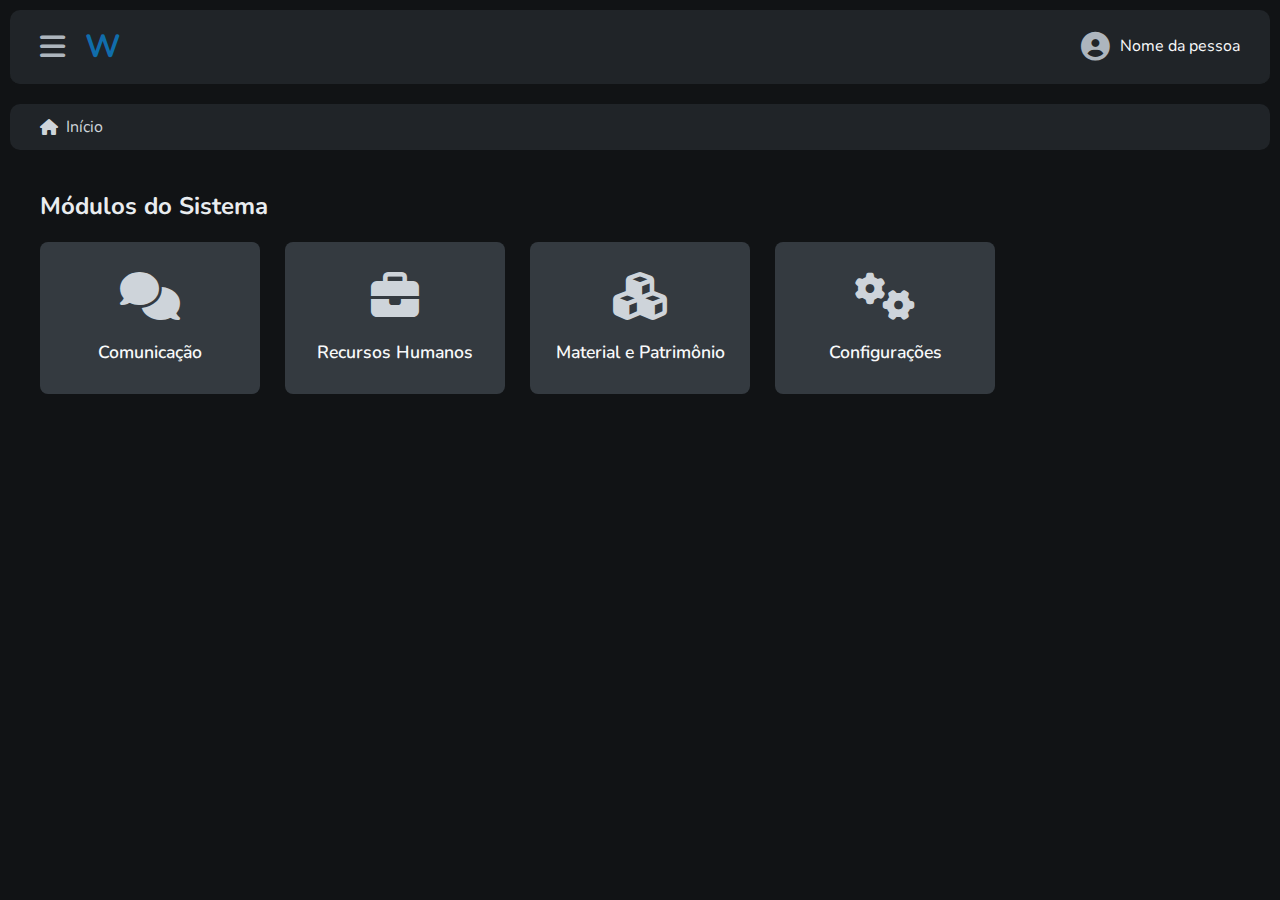
<file: index.html>
<!DOCTYPE html>
<html lang="pt-br">

<head>
    <meta charset="UTF-8">
    <meta name="viewport" content="width=device-width, initial-scale=1.0">
    <title>WeGIA - Início</title>
    <link rel="stylesheet" href="css/style.css">
    <link rel="stylesheet" href="https://cdnjs.cloudflare.com/ajax/libs/font-awesome/6.5.2/css/all.min.css">
    <link href="https://fonts.googleapis.com/css2?family=Nunito:wght@400;600;700&display=swap" rel="stylesheet">
    <script src="./js/script.js" defer></script>
</head>

<body>
    <div class="container">
        <header class="top-nav">
            <div class="logo"><i class="fas fa-bars menu-toggle"></i>W</div>
            <nav class="sidebar-nav">
                <a href="index.html" title="Dashboard"><i class="fas fa-home"></i></a>
                <a href="comunicacao.html" title="Comunicação"><i class="fas fa-comment-dots"></i></a>
                <a href="#" title="Agenda"><i class="fas fa-calendar-alt"></i></a>
            </nav>
            <div class="user-info">
                <i class="fas fa-user-circle"></i>
                <span>Nome da pessoa</span>
            </div>
        </header>
        <div class="breadcrumbs">
            <i class="fas fa-home icon-sm"></i> Início
        </div>

        <main class="main-content">

            <h2>Módulos do Sistema</h2>
            <section class="dashboard-grid">
                <a href="comunicacao.html" class="card">
                    <i class="fas fa-comments"></i>
                    <p>Comunicação</p>
                </a>
                <a href="#" class="card">
                    <i class="fas fa-briefcase"></i>
                    <p>Recursos Humanos</p>
                </a>
                <a href="#" class="card">
                    <i class="fas fa-cubes"></i>
                    <p>Material e Patrimônio</p>
                </a>
                <a href="#" class="card">
                    <i class="fas fa-cogs"></i>
                    <p>Configurações</p>
                </a>
            </section>
        </main>
    </div>
</body>

</html>
</file>
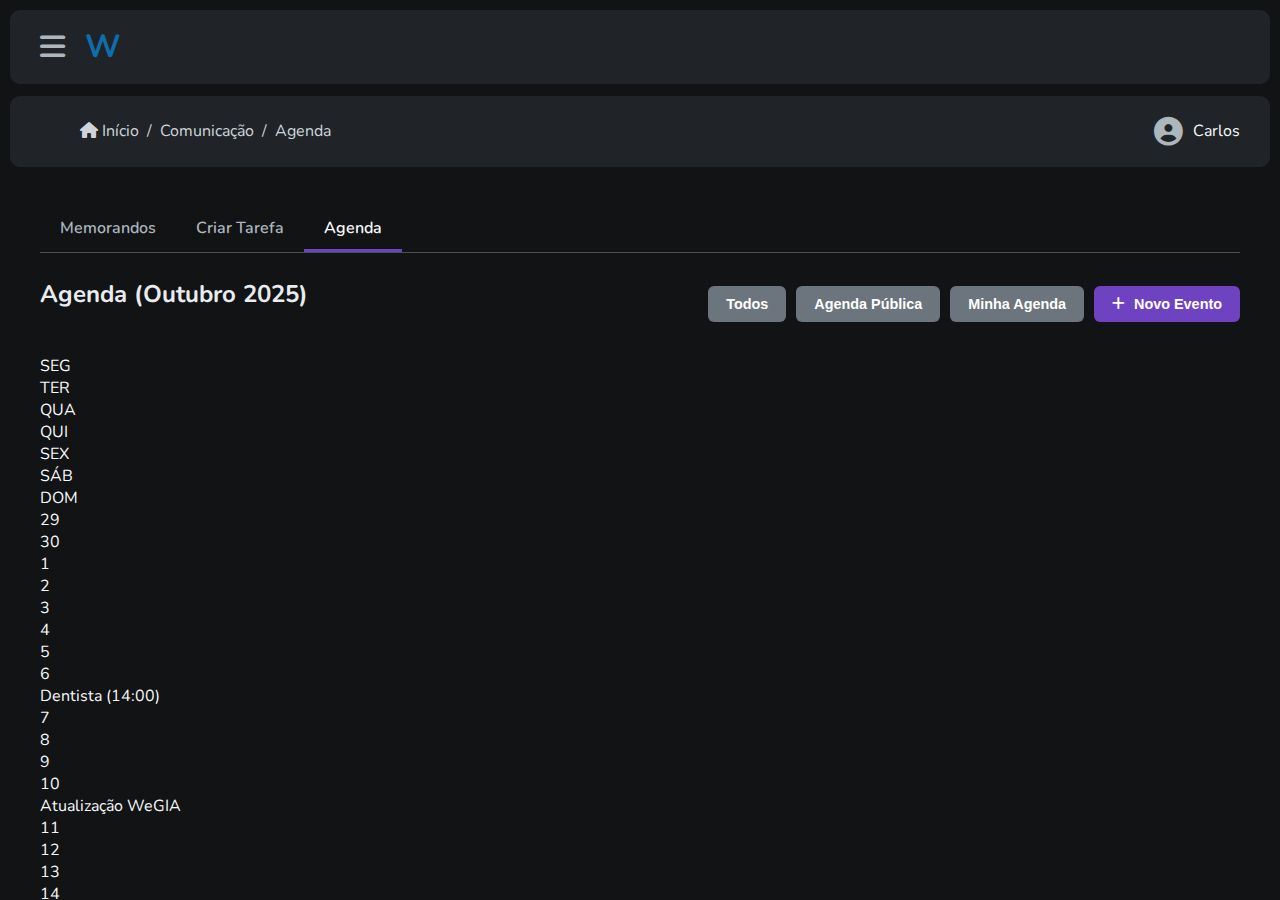
<file: agenda.html>
<!DOCTYPE html>
<html lang="pt-br">

<head>
    <meta charset="UTF-8">
    <meta name="viewport" content="width=device-width, initial-scale=1.0">
    <title>Agenda - WeGIA</title>
    <link rel="stylesheet" href="css/style.css">
    <link rel="stylesheet" href="https://cdnjs.cloudflare.com/ajax/libs/font-awesome/6.5.2/css/all.min.css">
    <link href="https://fonts.googleapis.com/css2?family=Nunito:wght@400;600;700&display=swap" rel="stylesheet">
    <script src="js/script.js" defer></script>
</head>

<body>
    <div class="container">
        <header class="top-nav">
            <div class="logo"><i class="fas fa-bars menu-toggle"></i>W</div>
            <nav class="sidebar-nav">
                <a href="index.html" title="Dashboard"><i class="fas fa-home"></i></a>
                <a href="comunicacao.html" title="Comunicação"><i class="fas fa-comment-dots"></i></a>
                <a href="chat.html" title="Chat"><i class="fas fa-comments"></i></a>
                <a href="agenda.html" title="Agenda"><i class="fas fa-calendar-alt"></i></a>
            </nav>
        </header>
        <div class="top-nav-second">
            <div class="breadcrumbs">
                <a href="index.html"><i class="fas fa-home icon-sm"></i> Início</a> / 
                <a href="comunicacao.html">Comunicação</a> / 
                <span>Agenda</span>
            </div>
            <div class="user-info">
                <i class="fas fa-user-circle"></i>
                <span>Carlos</span>
            </div>
        </div>

        <main class="main-content">
            
            <nav class="sub-nav">
                <a href="comunicacao.html">Memorandos</a>
                <a href="mural_tarefas.html">Criar Tarefa</a>
                <a href="agenda.html" class="active">Agenda</a> </nav>

            <div class="content-header">
                <h2>Agenda (Outubro 2025)</h2>
                <div class="actions">
                    <button id="btn-cal-all" class="btn-secondary active">Todos</button>
                    <button id="btn-cal-public" class="btn-secondary">Agenda Pública</button>
                    <button id="btn-cal-private" class="btn-secondary">Minha Agenda</button>
                    <button id="open-new-event-modal" class="btn-primary"><i class="fas fa-plus"></i> Novo Evento</button>
                </div>
            </div>

            <div class="calendar-grid">
                <div class="calendar-header">SEG</div>
                <div class="calendar-header">TER</div>
                <div class="calendar-header">QUA</div>
                <div class="calendar-header">QUI</div>
                <div class="calendar-header">SEX</div>
                <div class="calendar-header">SÁB</div>
                <div class="calendar-header">DOM</div>

                <div class="calendar-day other-month"><span class="day-number">29</span></div>
                <div class="calendar-day other-month"><span class="day-number">30</span></div>
                <div class="calendar-day"><span class="day-number">1</span></div>
                <div class="calendar-day"><span class="day-number">2</span></div>
                <div class="calendar-day"><span class="day-number">3</span></div>
                <div class="calendar-day"><span class="day-number">4</span></div>
                <div class="calendar-day"><span class="day-number">5</span></div>

                <div class="calendar-day"><span class="day-number">6</span>
                    <div class="calendar-events">
                        <div class="calendar-event event-private">Dentista (14:00)</div>
                    </div>
                </div>
                <div class="calendar-day"><span class="day-number">7</span></div>
                <div class="calendar-day"><span class="day-number">8</span></div>
                <div class="calendar-day"><span class="day-number">9</span></div>
                <div class="calendar-day"><span class="day-number">10</span>
                    <div class="calendar-events">
                        <div class="calendar-event event-public">Atualização WeGIA</div>
                    </div>
                </div>
                <div class="calendar-day"><span class="day-number">11</span></div>
                <div class="calendar-day"><span class="day-number">12</span></div>
                
                <div class="calendar-day"><span class="day-number">13</span></div>
                <div class="calendar-day"><span class="day-number">14</span></div>
                <div class="calendar-day"><span class="day-number">15</span>
                    <div class="calendar-events">
                        <div class="calendar-event event-public">Reunião Geral</div>
                        <div class="calendar-event event-private">Entregar Relatório</div>
                    </div>
                </div>
                <div class="calendar-day"><span class="day-number">16</span></div>
                <div class="calendar-day"><span class="day-number">17</span></div>
                <div class="calendar-day"><span class="day-number">18</span></div>
                <div class="calendar-day"><span class="day-number">19</span></div>

                <div class="calendar-day"><span class="day-number">20</span></div>
                <div class="calendar-day"><span class="day-number">21</span></div>
                <div class="calendar-day"><span class="day-number">22</span></div>
                <div class="calendar-day"><span class="day-number">23</span></div>
                <div class="calendar-day"><span class="day-number">24</span></div>
                <div class="calendar-day"><span class="day-number">25</span></div>
                <div class="calendar-day"><span class="day-number">26</span></div>
                
                <div class="calendar-day"><span class="day-number">27</span></div>
                <div class="calendar-day"><span class="day-number">28</span></div>
                <div class="calendar-day"><span class="day-number">29</span></div>
                <div class="calendar-day"><span class="day-number">30</span></div>
                <div class="calendar-day"><span class="day-number">31</span></div>
                <div class="calendar-day other-month"><span class="day-number">1</span></div>
                <div class="calendar-day other-month"><span class="day-number">2</span></div>
            </div>

        </main>
    </div>

    <div id="new-event-modal" class="modal-overlay">
        <div class="content-panel modal-content">
            <div class="content-header">
                <h2><i class="fas fa-plus-circle"></i> Criar Novo Evento</h2>
                <button class="btn-action close-modal-btn"><i class="fas fa-times fa-lg"></i></button>
            </div>
            <form>
                <div class="form-group">
                    <label for="event-title">Título do Evento</label>
                    <input type="text" id="event-title" class="form-control" required>
                </div>

                <div class="form-group">
                    <label for="event-date">Data</label>
                    <input type="date" id="event-date" class="form-control" required>
                </div>
                
                <div class="form-group">
                    <label for="event-type">Tipo de Evento</label>
                    <select id="event-type" class="form-control" required>
                        <option value="private">Minha Agenda (Privado)</option>
                        <option value="public">Agenda Pública (Empresa)</option>
                    </select>
                </div>
                
                <div class="actions" style="justify-content: flex-end; margin-top: 20px;">
                    <button type="button" class="btn-secondary close-modal-btn">Cancelar</button>
                    <button type="submit" class="btn-primary">Salvar Evento</button>
                </div>
            </form>
        </div>
    </div>

</body>
</html>
</file>
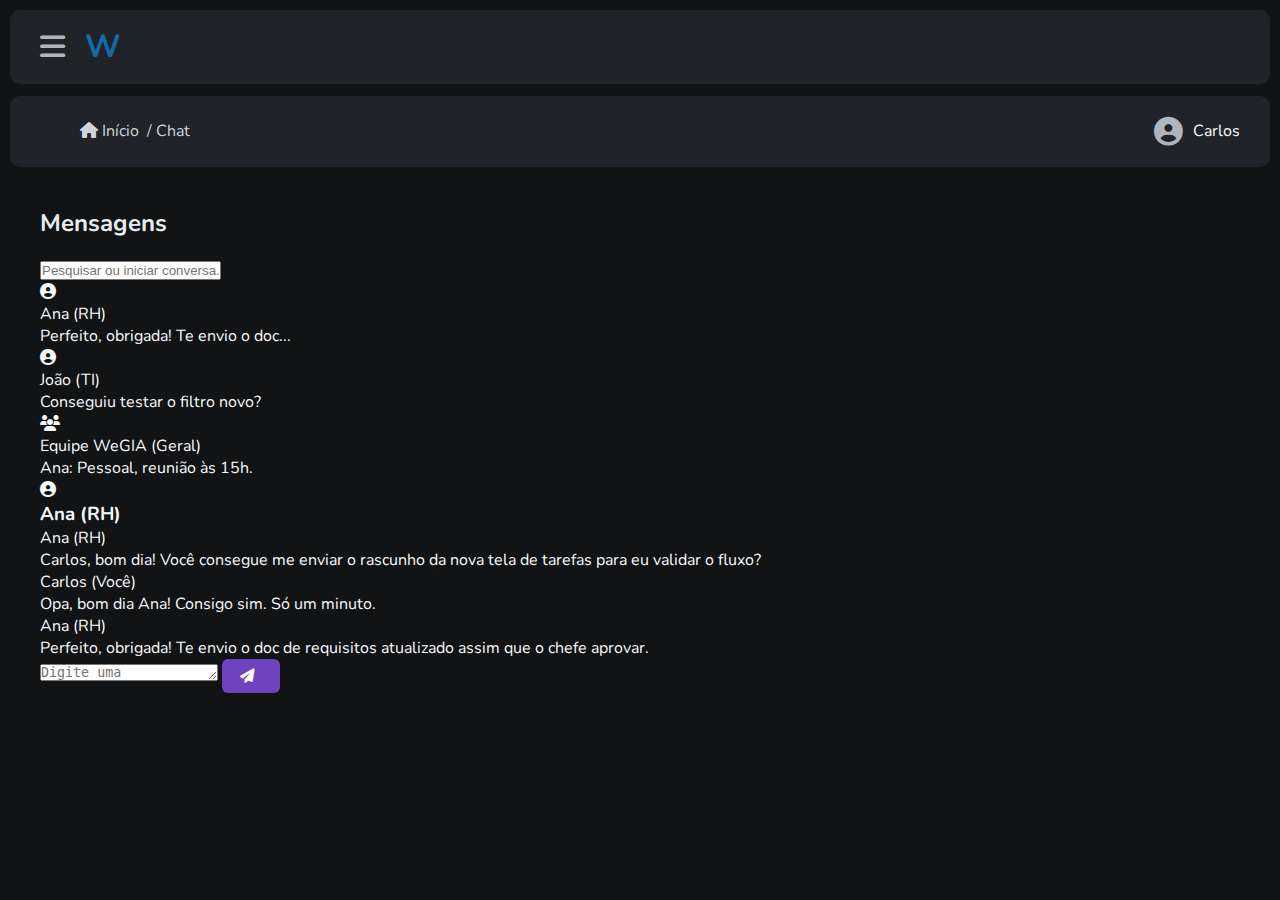
<file: chat.html>
<!DOCTYPE html>
<html lang="pt-br">

<head>
    <meta charset="UTF-8">
    <meta name="viewport" content="width=device-width, initial-scale=1.0">
    <title>Chat - WeGIA</title>
    <link rel="stylesheet" href="css/style.css">
    <link rel="stylesheet" href="https://cdnjs.cloudflare.com/ajax/libs/font-awesome/6.5.2/css/all.min.css">
    <link href="https://fonts.googleapis.com/css2?family=Nunito:wght@400;600;700&display=swap" rel="stylesheet">
    <script src="js/script.js" defer></script>
</head>

<body>
    <div class="container">
        <header class="top-nav">
            <div class="logo"><i class="fas fa-bars menu-toggle"></i>W</div>
            <nav class="sidebar-nav">
                <a href="index.html" title="Dashboard"><i class="fas fa-home"></i></a>
                <a href="comunicacao.html" title="Comunicação"><i class="fas fa-comment-dots"></i></a>
                <a href="chat.html" title="Chat"><i class="fas fa-comments"></i></a> 
                <a href="agenda.html" title="Agenda"><i class="fas fa-calendar-alt"></i></a>
            </nav>
            </header>

        <div class="top-nav-second">
            <div class="breadcrumbs">
                <a href="index.html"><i class="fas fa-home icon-sm"></i> Início</a> / Chat
            </div>
            <div class="user-info">
                <i class="fas fa-user-circle"></i>
                <span>Carlos</span>
            </div>
        </div>
        
        <main class="main-content no-padding">
            
            <div class="chat-container">
                
                <aside class="chat-sidebar">
                    <div class="chat-sidebar-header">
                        <h2>Mensagens</h2>
                        <input type="text" class="chat-search" placeholder="Pesquisar ou iniciar conversa...">
                    </div>
                    
                    <div class="chat-list">
                        <div class="chat-list-item active">
                            <i class="fas fa-user-circle"></i>
                            <div class="chat-contact-info">
                                <div class="name">Ana (RH)</div>
                                <div class="preview">Perfeito, obrigada! Te envio o doc...</div>
                            </div>
                        </div>
                        
                        <div class="chat-list-item">
                            <i class="fas fa-user-circle"></i>
                            <div class="chat-contact-info">
                                <div class="name">João (TI)</div>
                                <div class="preview">Conseguiu testar o filtro novo?</div>
                            </div>
                        </div>

                        <div class="chat-list-item">
                            <i class="fas fa-users"></i>
                            <div class="chat-contact-info">
                                <div class="name">Equipe WeGIA (Geral)</div>
                                <div class="preview">Ana: Pessoal, reunião às 15h.</div>
                            </div>
                        </div>
                    </div>
                </aside>
                
                <section class="chat-main">
                    <header class="chat-header">
                        <i class="fas fa-user-circle"></i>
                        <h3>Ana (RH)</h3>
                    </header>
                    
                    <div class="chat-messages">
                        
                        <div class="message received">
                            <div class="sender-name">Ana (RH)</div>
                            Carlos, bom dia! Você consegue me enviar o rascunho da nova tela de tarefas para eu validar o fluxo?
                        </div>

                        <div class="message sent">
                            <div class="sender-name">Carlos (Você)</div>
                            Opa, bom dia Ana! Consigo sim. Só um minuto.
                        </div>

                        <div class="message received">
                            <div class="sender-name">Ana (RH)</div>
                            Perfeito, obrigada! Te envio o doc de requisitos atualizado assim que o chefe aprovar.
                        </div>

                    </div>
                    
                    <footer class="chat-input-area">
                        <textarea rows="1" placeholder="Digite uma mensagem..."></textarea>
                        <button class="btn-primary"><i class="fas fa-paper-plane"></i></button>
                    </footer>

                </section>
                
            </div>
        </main>
    </div>
</body>
</html>
</file>
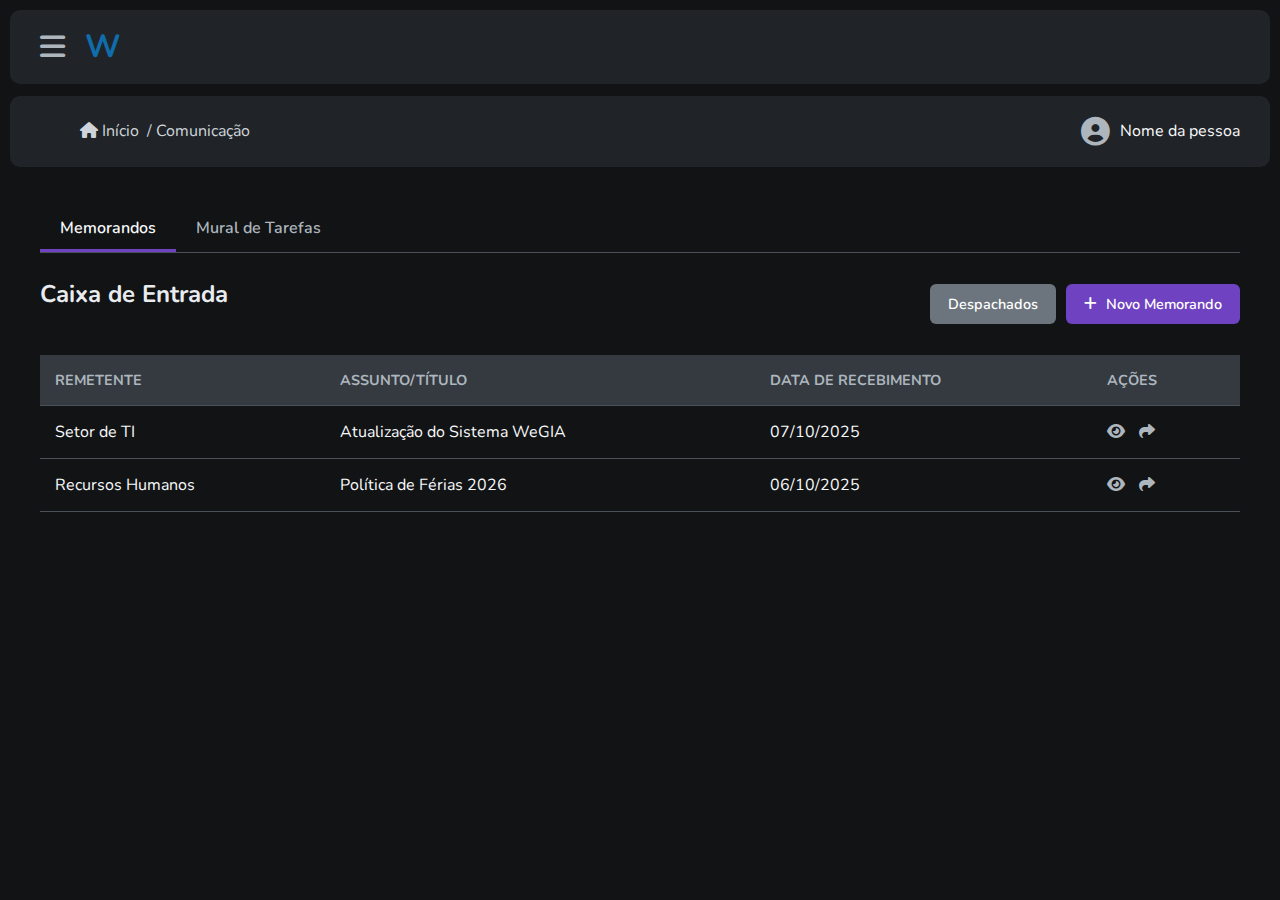
<file: comunicacao.html>
<!DOCTYPE html>
<html lang="pt-br">

<head>
    <meta charset="UTF-8">
    <meta name="viewport" content="width=device-width, initial-scale=1.0">
    <title>Módulo de Comunicação</title>
    <link rel="stylesheet" href="css/style.css">
    <link rel="stylesheet" href="https://cdnjs.cloudflare.com/ajax/libs/font-awesome/6.5.2/css/all.min.css">
    <link href="https://fonts.googleapis.com/css2?family=Nunito:wght@400;600;700&display=swap" rel="stylesheet">
</head>

<body>
    <div class="container">
        <header class="top-nav">
            <div class="logo"><i class="fas fa-bars menu-toggle"></i>W</div>
            <nav class="sidebar-nav">
                <a href="index.html" title="Dashboard"><i class="fas fa-home"></i></a>
                <a href="comunicacao.html" title="Comunicação"><i class="fas fa-comment-dots"></i></a>
                <a href="#" title="Agenda"><i class="fas fa-calendar-alt"></i></a>
            </nav>
        </header>
        <div class="top-nav-second">
            <div class="breadcrumbs">
                <a href="index.html"><i class="fas fa-home icon-sm"></i> Início</a> / Comunicação
            </div>
            <div class="user-info">
                <i class="fas fa-user-circle"></i>
                <span>Nome da pessoa</span>
            </div>
        </div>
        <main class="main-content">
            <nav class="sub-nav">
                <a href="comunicacao.html" class="active">Memorandos</a>
                <a href="mural_tarefas.html">Mural de Tarefas</a>
            </nav>

            <div class="content-header">
                <h2>Caixa de Entrada</h2>
                <div class="actions">
                    <a href="despachados.html" class="btn-secondary">Despachados</a>
                    <a href="novo_memorando.html" class="btn-primary"><i class="fas fa-plus"></i> Novo Memorando</a>
                </div>
            </div>

            <table class="data-table">
                <thead>
                    <tr>
                        <th>Remetente</th>
                        <th>Assunto/Título</th>
                        <th>Data de Recebimento</th>
                        <th>Ações</th>
                    </tr>
                </thead>
                <tbody>
                    <tr>
                        <td>Setor de TI</td>
                        <td>Atualização do Sistema WeGIA</td>
                        <td>07/10/2025</td>
                        <td>
                            <a href="visualizar_memorando_ti.html" class="btn-action" title="Visualizar"><i
                                    class="fas fa-eye"></i></a>
                            <a href="despachar_memorando.html" class="btn-action" title="Encaminhar"><i
                                    class="fas fa-share"></i></a>
                        </td>
                    </tr>
                    <tr>
                        <td>Recursos Humanos</td>
                        <td>Política de Férias 2026</td>
                        <td>06/10/2025</td>
                        <td>
                            <a href="visualizar_memorando_rh.html" class="btn-action" title="Visualizar"><i
                                    class="fas fa-eye"></i></a>
                            <a href="despachar_memorando.html" class="btn-action" title="Encaminhar"><i
                                    class="fas fa-share"></i></a>
                        </td>
                    </tr>
                </tbody>
            </table>
        </main>
    </div>
    <script src="js/script.js"></script>
</body>

</html>
</file>
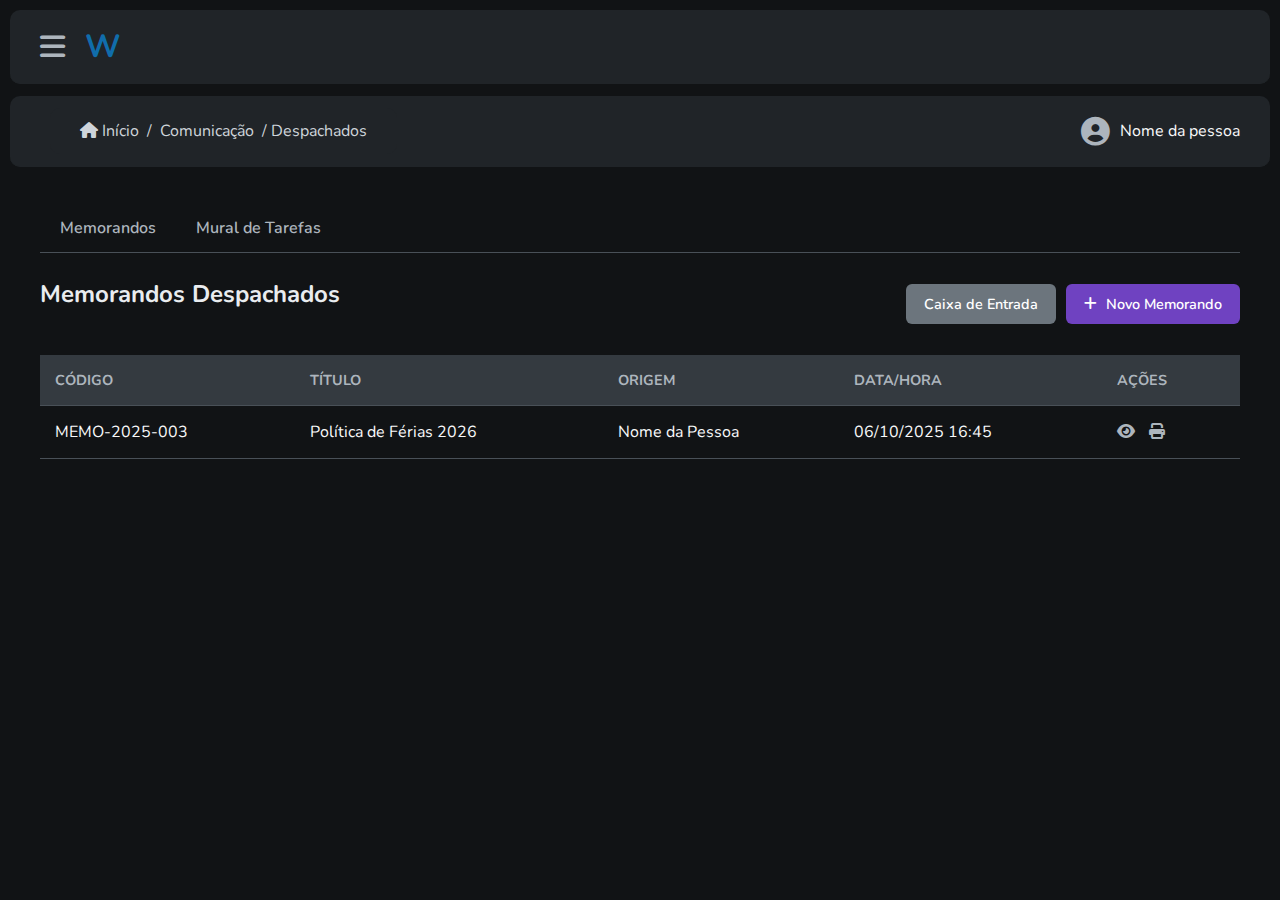
<file: despachados.html>
<!DOCTYPE html>
<html lang="pt-br">

<head>
    <meta charset="UTF-8">
    <meta name="viewport" content="width=device-width, initial-scale=1.0">
    <title>Memorandos Despachados</title>
    <link rel="stylesheet" href="css/style.css">
    <link rel="stylesheet" href="https://cdnjs.cloudflare.com/ajax/libs/font-awesome/6.5.2/css/all.min.css">
    <link href="https://fonts.googleapis.com/css2?family=Nunito:wght@400;600;700&display=swap" rel="stylesheet">
</head>

<body>
    <div class="container">
        <header class="top-nav">
            <div class="logo"><i class="fas fa-bars menu-toggle"></i>W</div>
            <nav class="sidebar-nav">
                <a href="index.html" title="Dashboard"><i class="fas fa-home"></i></a>
                <a href="comunicacao.html" title="Comunicação"><i class="fas fa-comment-dots"></i></a>
                <a href="#" title="Agenda"><i class="fas fa-calendar-alt"></i></a>
            </nav>
        </header>
        <div class="top-nav-second">
            <div class="breadcrumbs">
                <a href="index.html"><i class="fas fa-home icon-sm"></i> Início</a> / <a
                    href="comunicacao.html">Comunicação</a> / Despachados
            </div>
            <div class="user-info">
                <i class="fas fa-user-circle"></i><span>Nome da pessoa</span>
            </div>
        </div>
        <main class="main-content">

            <nav class="sub-nav">
                <a href="comunicacao.html">Memorandos</a>
                <a href="mural_tarefas.html">Mural de Tarefas</a>
            </nav>

            <div class="content-header">
                <h2>Memorandos Despachados</h2>
                <div class="actions">
                    <a href="comunicacao.html" class="btn-secondary">Caixa de Entrada</a>
                    <a href="novo_memorando.html" class="btn-primary"><i class="fas fa-plus"></i> Novo Memorando</a>
                </div>
            </div>

            <table class="data-table">
                <thead>
                    <tr>
                        <th>Código</th>
                        <th>Título</th>
                        <th>Origem</th>
                        <th>Data/Hora</th>
                        <th>Ações</th>
                    </tr>
                </thead>
                <tbody>
                    <tr>
                        <td>MEMO-2025-003</td>
                        <td>Política de Férias 2026</td>
                        <td>Nome da Pessoa</td>
                        <td>06/10/2025 16:45</td>
                        <td>
                            <a href="visualizar_memorando_rh.html" class="btn-action" title="Visualizar"><i
                                    class="fas fa-eye"></i></a>
                            <a href="#" class="btn-action" title="Imprimir"><i class="fas fa-print"></i></a>
                        </td>
                    </tr>
                </tbody>
            </table>
        </main>
    </div>
    <script src="js/script.js"></script>
</body>

</html>
</file>
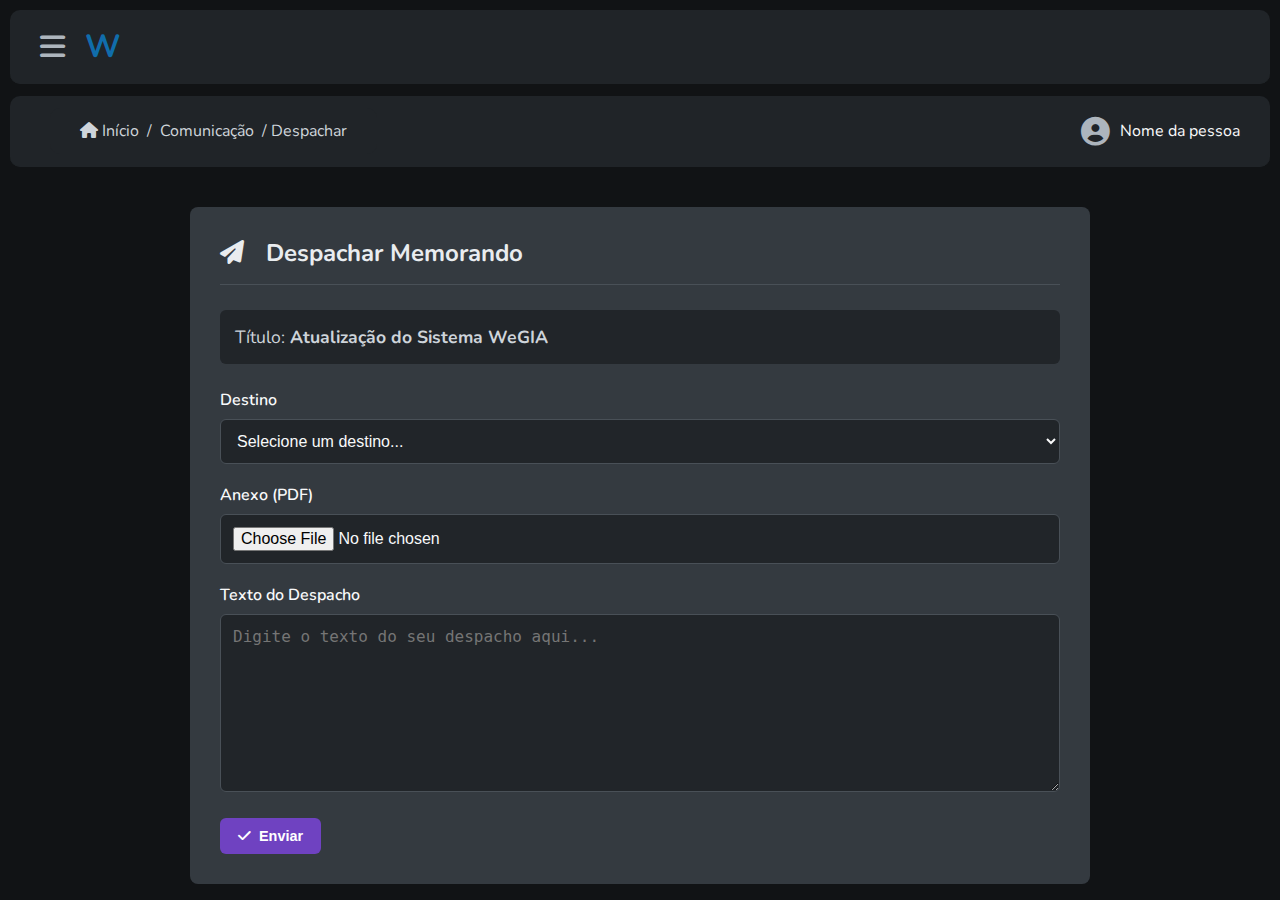
<file: despachar_memorando.html>
<!DOCTYPE html>
<html lang="pt-br">

<head>
    <meta charset="UTF-8">
    <meta name="viewport" content="width=device-width, initial-scale=1.0">
    <title>Despachar Memorando</title>
    <link rel="stylesheet" href="css/style.css">
    <link rel="stylesheet" href="https://cdnjs.cloudflare.com/ajax/libs/font-awesome/6.5.2/css/all.min.css">
    <link href="https://fonts.googleapis.com/css2?family=Nunito:wght@400;600;700&display=swap" rel="stylesheet">
</head>

<body>
    <div class="container">
        <header class="top-nav">
            <div class="logo"><i class="fas fa-bars menu-toggle"></i>W</div>
            <nav class="sidebar-nav">
                <a href="index.html" title="Dashboard"><i class="fas fa-home"></i></a>
                <a href="comunicacao.html" title="Comunicação"><i class="fas fa-comment-dots"></i></a>
                <a href="chat.html" title="Chat"><i class="fas fa-comments"></i></a>
                <a href="agenda.html" title="Agenda"><i class="fas fa-calendar-alt"></i></a>
            </nav>
        </header>
        <div class="top-nav-second">
            <div class="breadcrumbs">
                <a href="index.html"><i class="fas fa-home icon-sm"></i> Início</a> / <a
                    href="comunicacao.html">Comunicação</a> / Despachar
            </div>
            <div class="user-info">
                <i class="fas fa-user-circle"></i><span>Nome da pessoa</span>
            </div>
        </div>
        <main class="main-content">

            <div class="content-panel">
                <h2><i class="fas fa-paper-plane"></i> Despachar Memorando</h2>
                <p class="memo-title-display">Título: <strong>Atualização do Sistema WeGIA</strong></p>

                <form action="despachados.html">
                    <div class="form-group">
                        <label for="destino">Destino</label>
                        <select id="destino" class="form-control" required>
                            <option value="">Selecione um destino...</option>
                            <option value="rh">Recursos Humanos</option>
                            <option value="financeiro">Setor Financeiro</option>
                            <option value="ti">Setor de T.I.</option>
                        </select>
                    </div>
                    <div class="form-group">
                        <label for="anexo">Anexo (PDF)</label>
                        <input type="file" id="anexo" class="form-control-file" accept=".pdf">
                    </div>
                    <div class="form-group">
                        <label for="despacho">Texto do Despacho</label>
                        <textarea id="despacho" class="form-control" rows="8"
                            placeholder="Digite o texto do seu despacho aqui..." required></textarea>
                    </div>
                    <button type="submit" class="btn-primary"><i class="fas fa-check"></i> Enviar</button>
                </form>
            </div>
        </main>
    </div>
    <script src="js/script.js"></script>
</body>

</html>
</file>
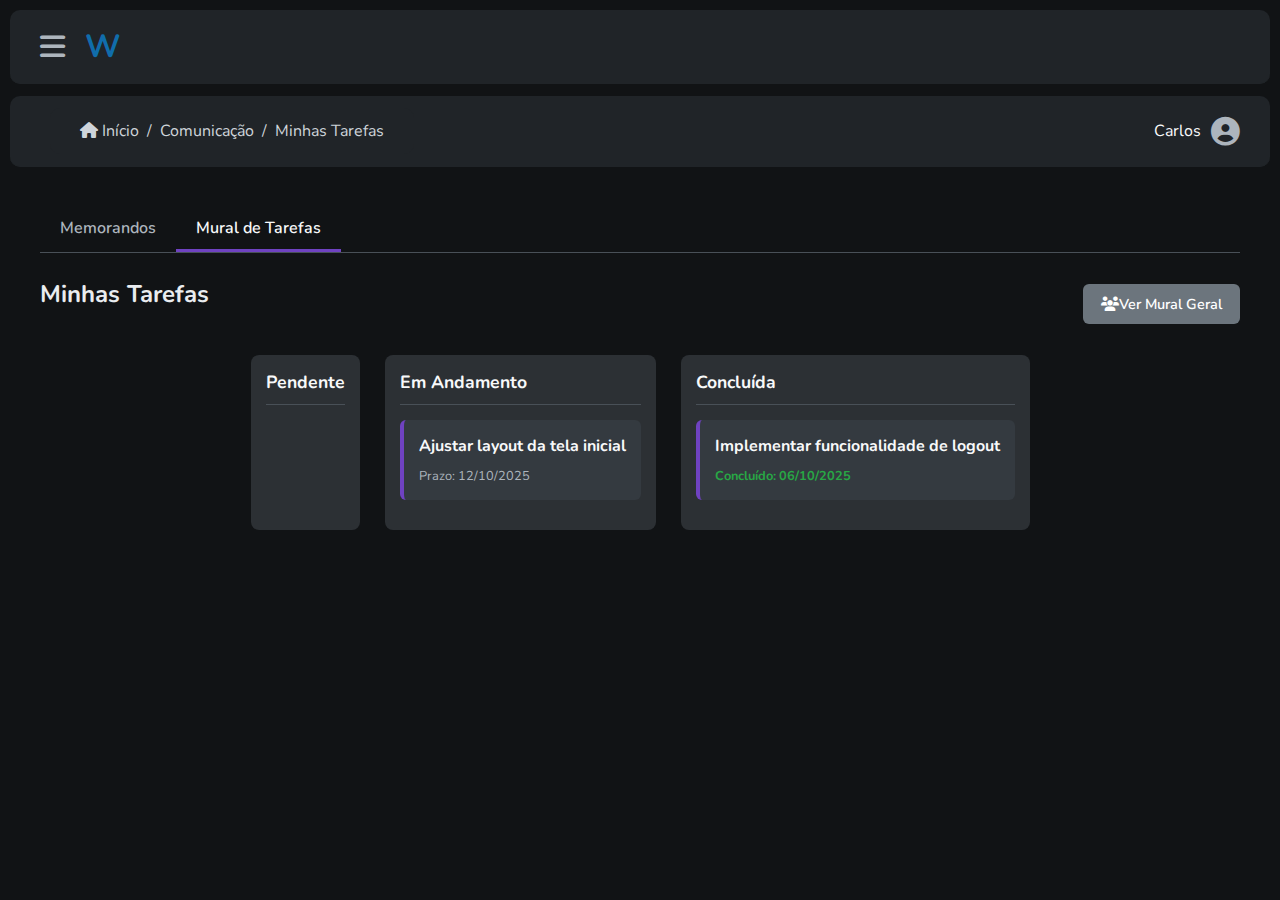
<file: minhas_tarefas.html>
<!DOCTYPE html>
<html lang="pt-BR">

<head>
    <meta charset="UTF-8">
    <meta name="viewport" content="width=device-width, initial-scale=1.0">
    <title>Minhas Tarefas - WeGIA</title>
    <link rel="stylesheet" href="css/style.css">
    <link rel="stylesheet" href="https://cdnjs.cloudflare.com/ajax/libs/font-awesome/6.5.2/css/all.min.css">
    <link href="https://fonts.googleapis.com/css2?family=Nunito:wght@400;600;700&display=swap" rel="stylesheet">
</head>

<body>
    <div class="container">
        <header class="top-nav">
            <div class="logo"><i class="fas fa-bars menu-toggle"></i>W</div>
            <nav class="sidebar-nav">
                <a href="index.html" title="Dashboard"><i class="fas fa-home"></i></a>
                <a href="comunicacao.html" title="Comunicação"><i class="fas fa-comment-dots"></i></a>
                <a href="#" title="Agenda"><i class="fas fa-calendar-alt"></i></a>
            </nav>
        </header>
        <div class="top-nav-second">
            <div class="breadcrumbs">
                <a href="index.html"><i class="fas fa-home icon-sm"></i> Início</a> / <a
                    href="comunicacao.html">Comunicação</a> / <span>Minhas Tarefas</span>
            </div>
            <div class="user-info">
                <span>Carlos</span>
                <i class="fas fa-user-circle"></i>
            </div>
        </div>
        <main class="main-content">

            <nav class="sub-nav">
                <a href="comunicacao.html">Memorandos</a>
                <a href="mural_tarefas.html" class="active">Mural de Tarefas</a>
            </nav>

            <div class="content-header">
                <h1>Minhas Tarefas</h1>
                <div class="actions">
                    <a href="mural_tarefas.html" class="btn-secondary">
                        <i class="fas fa-users"></i> Ver Mural Geral
                    </a>
                </div>
            </div>

            <div class="kanban-board">
                <div class="kanban-column">
                    <h3>Pendente</h3>
                </div>

                <div class="kanban-column">
                    <h3>Em Andamento</h3>
                    <div class="task-card">
                        <h4>Ajustar layout da tela inicial</h4>
                        <div class="task-meta">
                            <span>Prazo: 12/10/2025</span>
                        </div>
                    </div>
                </div>

                <div class="kanban-column">
                    <h3>Concluída</h3>
                    <div class="task-card">
                        <h4>Implementar funcionalidade de logout</h4>
                        <div class="task-meta">
                            <span class="meta-done">Concluído: 06/10/2025</span>
                        </div>
                    </div>
                </div>
            </div>
        </main>
    </div>
    <script src="js/script.js"></script>
</body>

</html>
</file>
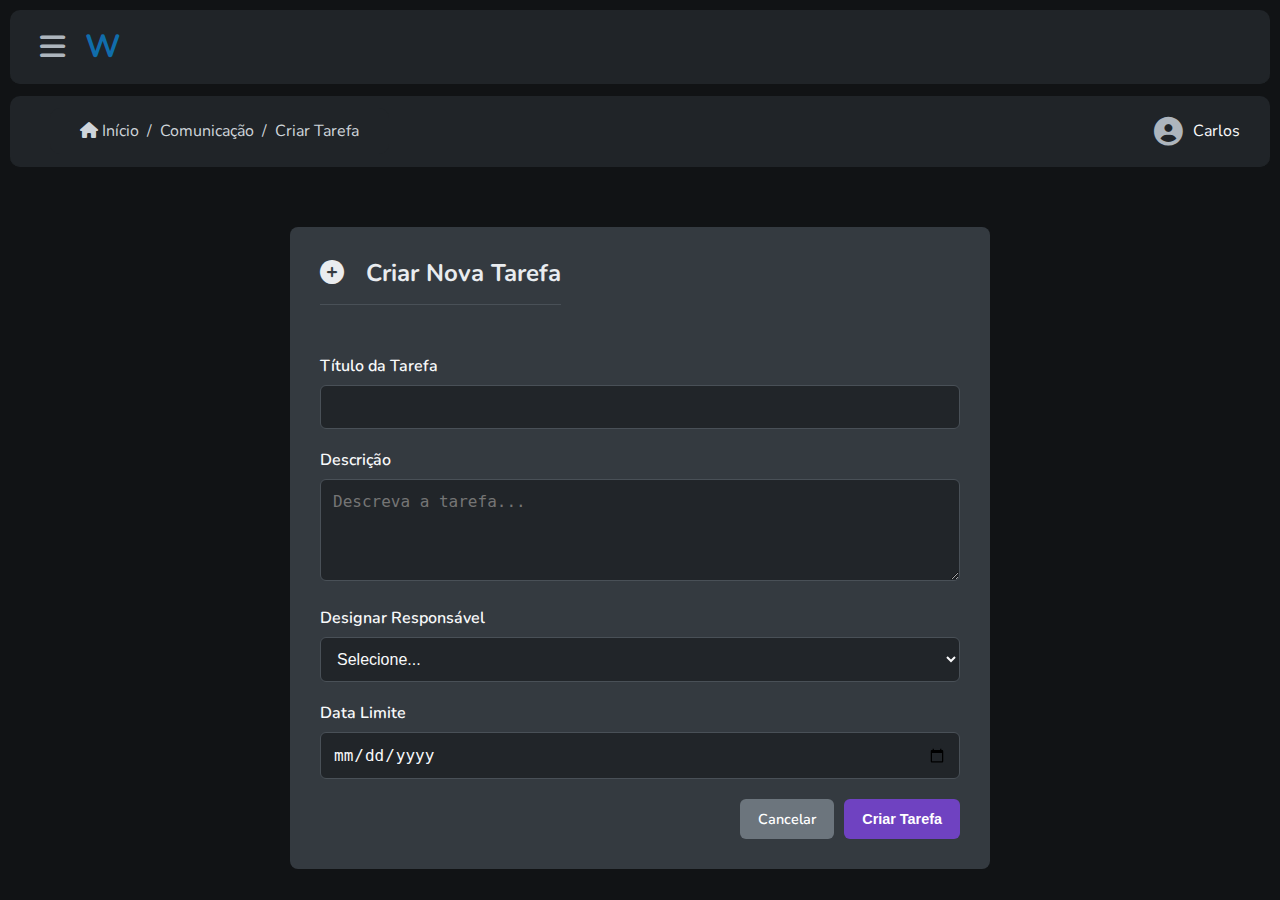
<file: mural_tarefas.html>
<!DOCTYPE html>
<html lang="pt-BR">

<head>
    <meta charset="UTF-8">
    <meta name="viewport" content="width=device-width, initial-scale=1.0">
    <title>Criar Tarefa - WeGIA</title>
    <link rel="stylesheet" href="css/style.css">
    <link rel="stylesheet" href="https://cdnjs.cloudflare.com/ajax/libs/font-awesome/6.5.2/css/all.min.css">
    <link href="https://fonts.googleapis.com/css2?family=Nunito:wght@400;600;700&display=swap" rel="stylesheet">
    <script src="js/script.js" defer></script>
</head>

<body>
    <div class="container">
        <header class="top-nav">
            <div class="logo"><i class="fas fa-bars menu-toggle"></i>W</div>
            <nav class="sidebar-nav">
                <a href="index.html" title="Dashboard"><i class="fas fa-home"></i></a>
                <a href="comunicacao.html" title="Comunicação"><i class="fas fa-comment-dots"></i></a>
                <a href="chat.html" title="Chat"><i class="fas fa-comments"></i></a>
                <a href="agenda.html" title="Agenda"><i class="fas fa-calendar-alt"></i></a>
            </nav>
        </header>
        <div class="top-nav-second">
            <div class="breadcrumbs">
                <a href="index.html"><i class="fas fa-home icon-sm"></i> Início</a> / 
                <a href="comunicacao.html">Comunicação</a> / 
                <span>Criar Tarefa</span>
            </div>
            <div class="user-info">
                <i class="fas fa-user-circle"></i>
                <span>Carlos</span>
            </div>
        </div>

        <main class="main-content">
            
            <div class="content-panel" style="max-width: 700px; margin: 20px auto;">
                <div class="content-header" style="border-bottom: 0; padding-bottom: 0;">
                    <h2><i class="fas fa-plus-circle"></i> Criar Nova Tarefa</h2>
                </div>
                
                <form action="index.html"> <div class="form-group">
                        <label for="task-title">Título da Tarefa</label>
                        <input type="text" id="task-title" class="form-control" required>
                    </div>

                    <div class="form-group">
                        <label for="task-description">Descrição</label>
                        <textarea id="task-description" class="form-control" rows="4" 
                                placeholder="Descreva a tarefa..."></textarea>
                    </div>

                    <div class="form-group">
                        <label for="task-responsible">Designar Responsável</label>
                        <select id="task-responsible" class="form-control" required>
                            <option value="">Selecione...</option>
                            <option value="ana">Ana</option>
                            <option value="carlos">Carlos</option>
                            <option value="joao">João</option>
                        </select>
                    </div>
                    <div class="form-group">
                        <label for="task-deadline">Data Limite</label>
                        <input type="date" id="task-deadline" class="form-control" required>
                    </div>
                    <div class="actions" style="justify-content: flex-end; margin-top: 20px;">
                        <a href="comunicacao.html" class="btn-secondary">Cancelar</a>
                        <button type="submit" class="btn-primary">Criar Tarefa</button>
                    </div>
                </form>
            </div>
        </main>
    </div>
</body>
</html>
</file>
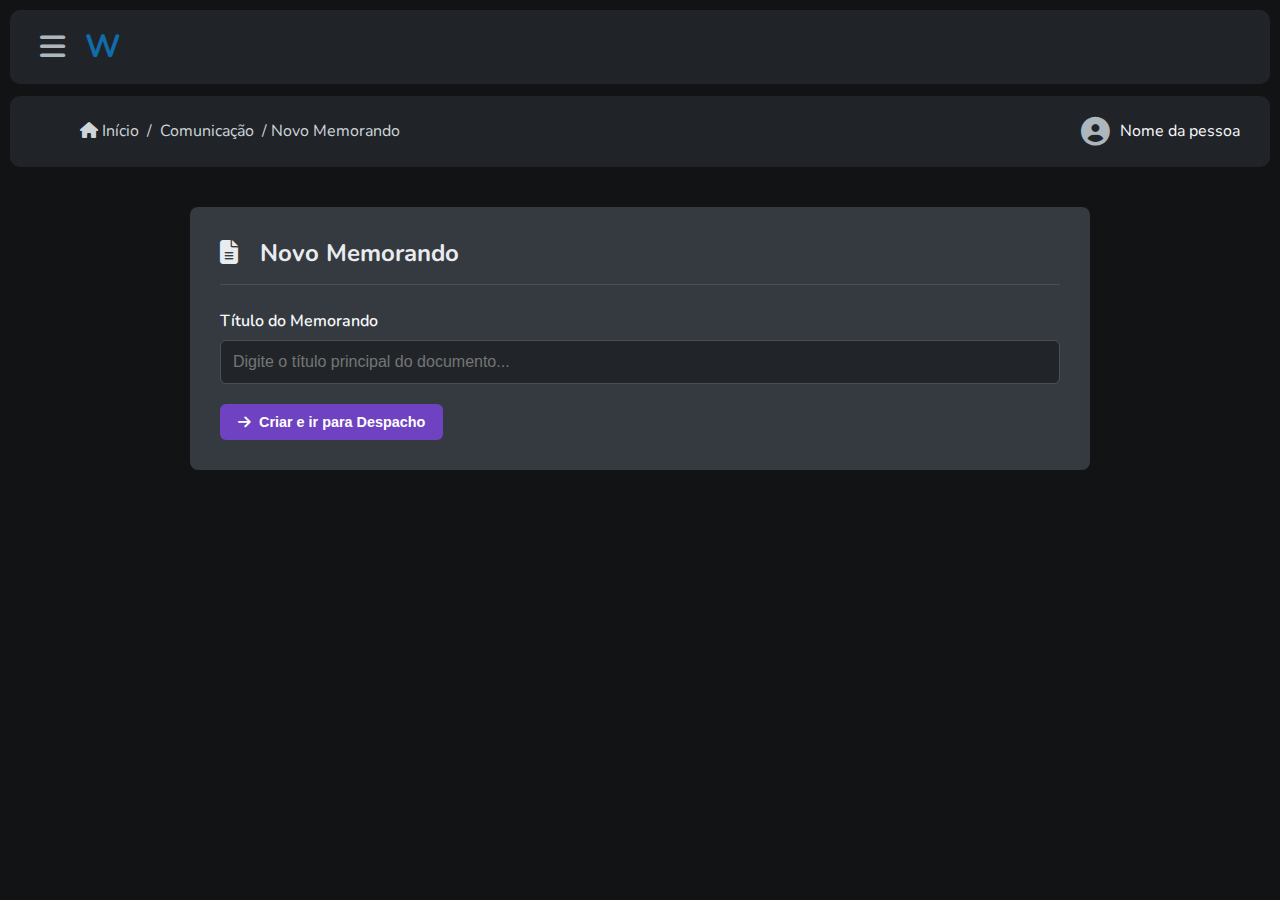
<file: novo_memorando.html>
<!DOCTYPE html>
<html lang="pt-br">

<head>
    <meta charset="UTF-8">
    <meta name="viewport" content="width=device-width, initial-scale=1.0">
    <title>Novo Memorando</title>
    <link rel="stylesheet" href="css/style.css">
    <link rel="stylesheet" href="https://cdnjs.cloudflare.com/ajax/libs/font-awesome/6.5.2/css/all.min.css">
    <link href="https://fonts.googleapis.com/css2?family=Nunito:wght@400;600;700&display=swap" rel="stylesheet">
</head>

<body>
    <div class="container">
        <header class="top-nav">
            <div class="logo"><i class="fas fa-bars menu-toggle"></i>W</div>
            <nav class="sidebar-nav">
                <a href="index.html" title="Dashboard"><i class="fas fa-home"></i></a>
                <a href="comunicacao.html" title="Comunicação"><i class="fas fa-comment-dots"></i></a>
                <a href="chat.html" title="Chat"><i class="fas fa-comments"></i></a>
                <a href="agenda.html" title="Agenda"><i class="fas fa-calendar-alt"></i></a>
            </nav>
        </header>
        <div class="top-nav-second">
            <div class="breadcrumbs">
                <a href="index.html"><i class="fas fa-home icon-sm"></i> Início</a> / <a
                    href="comunicacao.html">Comunicação</a> / Novo Memorando
            </div>
            <div class="user-info">
                <i class="fas fa-user-circle"></i><span>Nome da pessoa</span>
            </div>
        </div>
        <main class="main-content">

            <div class="content-panel">
                <h2><i class="fas fa-file-alt"></i> Novo Memorando</h2>
                <form action="despachar_memorando.html">
                    <div class="form-group">
                        <label for="titulo">Título do Memorando</label>
                        <input type="text" id="titulo" class="form-control"
                            placeholder="Digite o título principal do documento..." required>
                    </div>
                    <button type="submit" class="btn-primary"><i class="fas fa-arrow-right"></i> Criar e ir para
                        Despacho</button>
                </form>
            </div>
        </main>
    </div>
    <script src="js/script.js"></script>
</body>

</html>
</file>
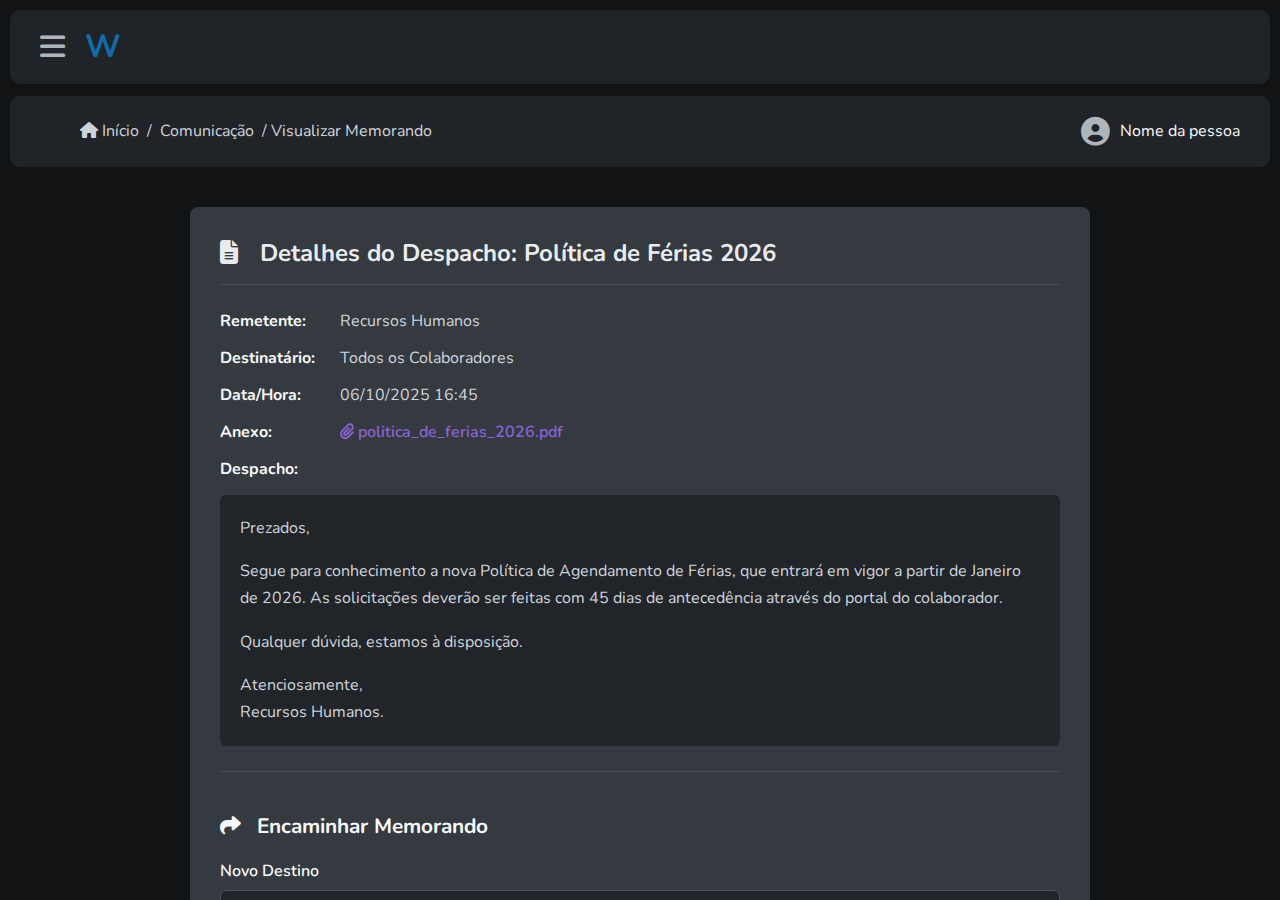
<file: visualizar_memorando_rh.html>
<!DOCTYPE html>
<html lang="pt-br">

<head>
    <meta charset="UTF-8">
    <meta name="viewport" content="width=device-width, initial-scale=1.0">
    <title>Visualizar Memorando - RH</title>
    <link rel="stylesheet" href="css/style.css">
    <link rel="stylesheet" href="https://cdnjs.cloudflare.com/ajax/libs/font-awesome/6.5.2/css/all.min.css">
    <link href="https://fonts.googleapis.com/css2?family=Nunito:wght@400;600;700&display=swap" rel="stylesheet">
</head>

<body>
    <div class="container">
        <header class="top-nav">
            <div class="logo"><i class="fas fa-bars menu-toggle"></i>W</div>
            <nav class="sidebar-nav">
                <a href="index.html" title="Dashboard"><i class="fas fa-home"></i></a>
                <a href="comunicacao.html" title="Comunicação"><i class="fas fa-comment-dots"></i></a>
                <a href="chat.html" title="Chat"><i class="fas fa-comments"></i></a>
                <a href="agenda.html" title="Agenda"><i class="fas fa-calendar-alt"></i></a>
            </nav>
        </header>
        <div class="top-nav-second">
            <div class="breadcrumbs">
                <a href="index.html"><i class="fas fa-home icon-sm"></i> Início</a> / <a
                    href="comunicacao.html">Comunicação</a> / Visualizar Memorando
            </div>
            <div class="user-info">
                <i class="fas fa-user-circle"></i><span>Nome da pessoa</span>
            </div>
        </div>
        <main class="main-content">

            <div class="content-panel">
                <h2><i class="fas fa-file-alt"></i> Detalhes do Despacho: Política de Férias 2026</h2>
                <div class="memo-details">
                    <div class="detail-item"><strong>Remetente:</strong> <span>Recursos Humanos</span></div>
                    <div class="detail-item"><strong>Destinatário:</strong> <span>Todos os Colaboradores</span></div>
                    <div class="detail-item"><strong>Data/Hora:</strong> <span>06/10/2025 16:45</span></div>
                    <div class="detail-item"><strong>Anexo:</strong> <a href="#" target="_blank"><i
                                class="fas fa-paperclip"></i> politica_de_ferias_2026.pdf</a></div>
                    <div class="detail-item"><strong>Despacho:</strong></div>
                    <div class="despacho-text">
                        <p>Prezados,</p>
                        <p>Segue para conhecimento a nova Política de Agendamento de Férias, que entrará em vigor a
                            partir de Janeiro de 2026. As solicitações deverão ser feitas com 45 dias de antecedência
                            através do portal do colaborador.</p>
                        <p>Qualquer dúvida, estamos à disposição.</p>
                        <p>Atenciosamente,<br>Recursos Humanos.</p>
                    </div>
                </div>
                <div class="forward-section">
                    <h3><i class="fas fa-share"></i> Encaminhar Memorando</h3>
                    <form action="#">
                        <div class="form-group">
                            <label for="destino">Novo Destino</label>
                            <select id="destino" class="form-control" required>
                                <option value="">Selecione um destino...</option>
                                <option value="financeiro">Setor Financeiro</option>
                                <option value="diretoria">Diretoria</option>
                            </select>
                        </div>
                        <div class="form-group">
                            <label for="anexo-novo">Novo Anexo (Opcional)</label>
                            <input type="file" id="anexo-novo" class="form-control-file" accept=".pdf">
                        </div>
                        <div class="form-group">
                            <label for="despacho-novo">Novo Despacho</label>
                            <textarea id="despacho-novo" class="form-control" rows="5"
                                placeholder="Adicione seu texto para o encaminhamento..." required></textarea>
                        </div>
                        <button type="submit" class="btn-primary"><i class="fas fa-share"></i> Encaminhar</button>
                    </form>
                </div>
            </div>
        </main>
    </div>
    <script src="js/script.js"></script>
</body>

</html>
</file>
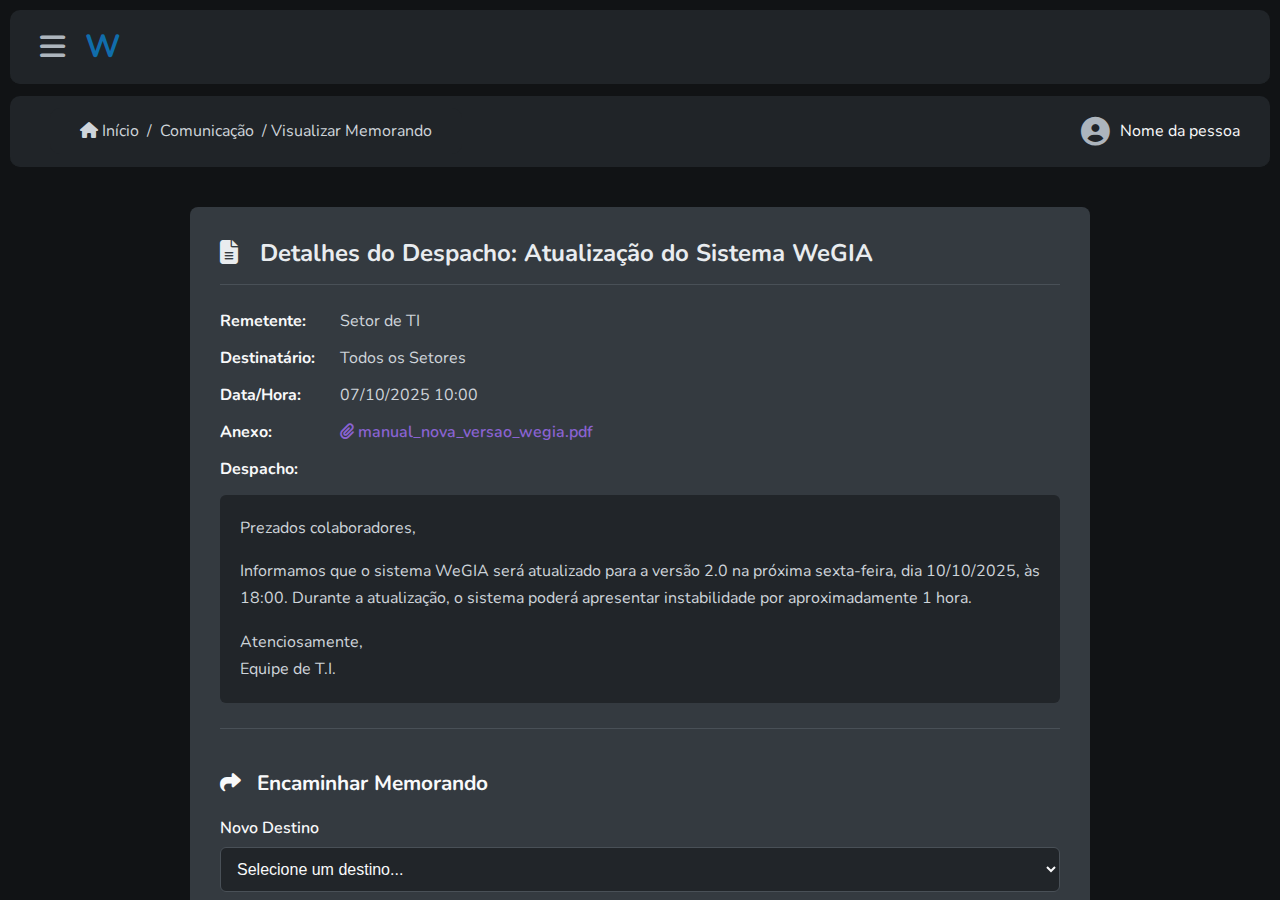
<file: visualizar_memorando_ti.html>
<!DOCTYPE html>
<html lang="pt-br">

<head>
    <meta charset="UTF-8">
    <meta name="viewport" content="width=device-width, initial-scale=1.0">
    <title>Visualizar Memorando - TI</title>
    <link rel="stylesheet" href="css/style.css">
    <link rel="stylesheet" href="https://cdnjs.cloudflare.com/ajax/libs/font-awesome/6.5.2/css/all.min.css">
    <link href="https://fonts.googleapis.com/css2?family=Nunito:wght@400;600;700&display=swap" rel="stylesheet">
</head>

<body>
    <div class="container">
        <header class="top-nav">
            <div class="logo"><i class="fas fa-bars menu-toggle"></i>W</div>
            <nav class="sidebar-nav">
                <a href="index.html" title="Dashboard"><i class="fas fa-home"></i></a>
                <a href="comunicacao.html" title="Comunicação"><i class="fas fa-comment-dots"></i></a>
                <a href="#" title="Agenda"><i class="fas fa-calendar-alt"></i></a>
            </nav>
        </header>
        <div class="top-nav-second">
            <div class="breadcrumbs">
                <a href="index.html"><i class="fas fa-home icon-sm"></i> Início</a> / <a
                    href="comunicacao.html">Comunicação</a> / Visualizar Memorando
            </div>
            <div class="user-info">
                <i class="fas fa-user-circle"></i><span>Nome da pessoa</span>
            </div>
        </div>
        <main class="main-content">

            <div class="content-panel">
                <h2><i class="fas fa-file-alt"></i> Detalhes do Despacho: Atualização do Sistema WeGIA</h2>
                <div class="memo-details">
                    <div class="detail-item"><strong>Remetente:</strong> <span>Setor de TI</span></div>
                    <div class="detail-item"><strong>Destinatário:</strong> <span>Todos os Setores</span></div>
                    <div class="detail-item"><strong>Data/Hora:</strong> <span>07/10/2025 10:00</span></div>
                    <div class="detail-item"><strong>Anexo:</strong> <a href="#" target="_blank"><i
                                class="fas fa-paperclip"></i> manual_nova_versao_wegia.pdf</a></div>
                    <div class="detail-item"><strong>Despacho:</strong></div>
                    <div class="despacho-text">
                        <p>Prezados colaboradores,</p>
                        <p>Informamos que o sistema WeGIA será atualizado para a versão 2.0 na próxima sexta-feira, dia
                            10/10/2025, às 18:00. Durante a atualização, o sistema poderá apresentar instabilidade por
                            aproximadamente 1 hora.</p>
                        <p>Atenciosamente,<br>Equipe de T.I.</p>
                    </div>
                </div>
                <div class="forward-section">
                    <h3><i class="fas fa-share"></i> Encaminhar Memorando</h3>
                    <form action="#">
                        <div class="form-group">
                            <label for="destino">Novo Destino</label>
                            <select id="destino" class="form-control" required>
                                <option value="">Selecione um destino...</option>
                                <option value="rh">Recursos Humanos</option>
                                <option value="financeiro">Setor Financeiro</option>
                                <option value="diretoria">Diretoria</option>
                            </select>
                        </div>
                        <div class="form-group">
                            <label for="anexo-novo">Novo Anexo (Opcional)</label>
                            <input type="file" id="anexo-novo" class="form-control-file" accept=".pdf">
                        </div>
                        <div class="form-group">
                            <label for="despacho-novo">Novo Despacho</label>
                            <textarea id="despacho-novo" class="form-control" rows="5"
                                placeholder="Adicione seu texto para o encaminhamento..." required></textarea>
                        </div>
                        <button type="submit" class="btn-primary"><i class="fas fa-share"></i> Encaminhar</button>
                    </form>
                </div>
            </div>
        </main>
    </div>
    <script src="js/script.js"></script>
</body>

</html>
</file>
<file: css/style.css>
* {
    margin: 0;
    padding: 0;
    box-sizing: border-box;
}

body {
    font-family: 'Nunito', sans-serif;
    background-color: #111315;
    color: #f8f9fa;
    height: 100vh;
    overflow: hidden;
}

a {
    text-decoration: none;
    color: inherit;
}

.container {
    display: flex;
    flex-direction: column;
    height: 100vh;
}

.top-nav {
    display: flex;
    align-items: center;
    justify-content: space-between;
    background-color: #202428;
    padding: 15px 30px;
    margin: 10px;
    border-radius: 10px;
    border-bottom: 1px solid #202428;
}

.top-nav-second {
    display: flex;
    align-items: center;
    justify-content: space-between;
    background-color: #202428;
    padding: 2px 30px;
    margin: 10px;
    margin-top: 2px;
    border-radius: 10px;
    border-bottom: 1px solid #202428;
}

.top-nav .logo {
    font-size: 2rem;
    font-weight: 700;
    color: #106dab;

}

.menu-toggle {
    font-size: 1.8rem;
    color: #adb5bd;
    cursor: pointer;
    margin-right: 20px;
    transition: color 0.2s ease, transform 0.2s ease;
}

.menu-toggle:hover {
    color: #ffffff;
    transform: scale(1.1);
}


.sidebar-nav {
    display: none;
    align-items: center;
    gap: 25px;
}

.sidebar-nav a {
    display: flex;
    font-size: 1.3rem;
    color: #adb5bd;
    transition: color 0.2s ease, transform 0.2s ease;
}

.sidebar-nav a:hover {
    color: #ffffff;
    transform: scale(1.1);
}

.breadcrumbs {
    background-color: #202428;
    padding: 12px 30px;
    margin: 10px;
    border-radius: 10px;
    color: #ced4da;
    font-size: 1rem;
    display: flex;
    align-items: center;
    gap: 8px;
}

.breadcrumbs a{
    cursor: pointer;
}

.user-info {
    display: flex;
    align-items: center;
    gap: 10px;
    font-size: 1rem;
}

.user-info .fa-user-circle {
    font-size: 1.8rem;
    color: #adb5bd;
}

.main-content {
    flex: 1;
    overflow-y: auto;
    padding: 30px 40px;
}

h1,
h2 {
    font-size: 1.5rem;
    color: #e9ecef;
    margin-bottom: 20px;
}

.dashboard-grid {
    display: grid;
    grid-template-columns: repeat(auto-fill, minmax(200px, 1fr));
    gap: 25px;
}

.card {
    background-color: #343a40;
    border-radius: 8px;
    padding: 30px 20px;
    text-align: center;
    transition: transform 0.2s ease, background-color 0.2s ease;
    cursor: pointer;
}

.card:hover {
    transform: translateY(-5px);
    background-color: #495057;
}

.card i {
    font-size: 3rem;
    margin-bottom: 20px;
    color: #ced4da;
}

.card p {
    font-size: 1.1rem;
    font-weight: 600;
}

.btn-primary,
.btn-secondary {
    color: #fff;
    border: none;
    border-radius: 6px;
    padding: 10px 18px;
    font-size: 0.9rem;
    font-weight: 600;
    cursor: pointer;
    transition: background-color 0.2s ease;
    display: inline-flex;
    align-items: center;
    justify-content: center;
}

.btn-primary {
    background-color: #6f42c1;
}

.btn-primary:hover {
    background-color: #5a35a2;
}

.btn-primary i {
    margin-right: 8px;
}

.btn-secondary {
    background-color: #6c757d;
}

.btn-secondary:hover {
    background-color: #5a6268;
}

.main-content::-webkit-scrollbar {
    width: 10px;
}

.main-content::-webkit-scrollbar-thumb {
    background-color: #6c757d;
    border-radius: 6px;
}

.main-content::-webkit-scrollbar-thumb:hover {
    background-color: #5a6268;
}

.sub-nav {
    display: flex;
    border-bottom: 1px solid #495057;
    margin-bottom: 25px;
}

.sub-nav a {
    padding: 10px 20px;
    color: #adb5bd;
    font-weight: 600;
    border-bottom: 3px solid transparent;
    transition: color 0.2s, border-color 0.2s;
}

.sub-nav a.active {
    color: #f8f9fa;
    border-bottom-color: #6f42c1;
}

.sub-nav a:hover {
    color: #f8f9fa;
}

.content-header {
    display: flex;
    justify-content: space-between;
    align-items: center;
    margin-bottom: 25px;
}

.actions {
    display: flex;
    gap: 10px;
}

.btn-primary,
.btn-secondary {
    color: #fff;
    border: none;
    border-radius: 6px;
    padding: 10px 18px;
    font-size: 0.9rem;
    font-weight: 600;
    cursor: pointer;
    transition: background-color 0.2s ease;
    display: inline-flex;
    align-items: center;
    justify-content: center;
}

.btn-primary {
    background-color: #6f42c1;
}

.btn-primary:hover {
    background-color: #5a35a2;
}

.btn-primary i {
    margin-right: 8px;
}

.btn-secondary {
    background-color: #6c757d;
}

.btn-secondary:hover {
    background-color: #5a6268;
}

.data-table {
    width: 100%;
    border-collapse: collapse;
}

.data-table th,
.data-table td {
    padding: 15px;
    text-align: left;
    border-bottom: 1px solid #495057;
}

.data-table th {
    background-color: #343a40;
    font-size: 0.9rem;
    text-transform: uppercase;
    color: #adb5bd;
}

.btn-action {
    background: none;
    border: none;
    color: #adb5bd;
    font-size: 1rem;
    cursor: pointer;
    margin-right: 10px;
    transition: color 0.2s;
}

.btn-action:hover {
    color: #fff;
}

.kanban-board {
    display: flex;
    justify-content: center;
    /* grid-template-columns: repeat(auto-fill, minmax(300px, 1fr)); */
    gap: 25px;
}

.kanban-column {
    background-color: #2c3034;
    border-radius: 8px;
    padding: 15px;
    display: flex;
    flex-direction: column;
}

.kanban-column h3 {
    font-size: 1.1rem;
    padding-bottom: 10px;
    margin-bottom: 15px;
    border-bottom: 1px solid #495057;
}

.task-card {
    background-color: #343a40;
    border-radius: 6px;
    padding: 15px;
    margin-bottom: 15px;
    border-left: 4px solid #6f42c1;
}

.task-card h4 {
    font-size: 1rem;
    margin-bottom: 10px;
}

.task-meta,
.task-footer {
    font-size: 0.8rem;
    color: #adb5bd;
}

.task-meta .meta-done {
    color: #28a745;
    font-weight: bold;
}

.content-panel {
    background-color: #343a40;
    padding: 30px;
    border-radius: 8px;
    max-width: 900px;
    margin: 0 auto;
}

.content-panel h2 {
    font-size: 1.5rem;
    border-bottom: 1px solid #495057;
    padding-bottom: 15px;
    margin-bottom: 25px;
}

.content-panel h2 i {
    margin-right: 15px;
}

.memo-title-display {
    font-size: 1.1rem;
    margin-bottom: 25px;
    color: #ced4da;
    background-color: #212529;
    padding: 15px;
    border-radius: 6px;
}

.memo-details {
    margin-bottom: 40px;
    border-bottom: 1px solid #495057;
    padding-bottom: 25px;
}

.detail-item {
    display: flex;
    flex-wrap: wrap;
    align-items: center;
    margin-bottom: 15px;
    font-size: 1rem;
    color: #ced4da;
}

.detail-item strong {
    min-width: 120px;
    color: #f8f9fa;
}

.detail-item a {
    color: #8a63d2;
    font-weight: 600;
}

.detail-item a:hover {
    text-decoration: underline;
}

.despacho-text {
    background-color: #212529;
    padding: 20px;
    border-radius: 6px;
    margin-top: 10px;
    color: #ced4da;
    line-height: 1.7;
}

.despacho-text p {
    margin-bottom: 1em;
}

.despacho-text p:last-child {
    margin-bottom: 0;
}

.forward-section h3 {
    font-size: 1.3rem;
    margin-bottom: 20px;
}

.forward-section h3 i {
    margin-right: 10px;
}

.form-group {
    margin-bottom: 20px;
}

.form-group label {
    display: block;
    margin-bottom: 8px;
    font-weight: 600;
}

.form-control,
.form-control-file {
    width: 100%;
    background-color: #212529;
    border: 1px solid #495057;
    border-radius: 6px;
    padding: 12px;
    color: #f8f9fa;
    font-size: 1rem;
}

.form-control:focus {
    outline: none;
    border-color: #6f42c1;
}

textarea.form-control {
    resize: vertical;
}

.modal-overlay {
    position: fixed;
    top: 0;
    left: 0;
    width: 100%;
    height: 100%;
    background-color: rgba(0, 0, 0, 0.7);
    display: none;
    /* Inicia escondido por padrão */
    justify-content: center;
    align-items: center;
    z-index: 1000;
}

.modal-content {
    width: 90%;
    max-width: 600px;
    /* .content-panel já tem os estilos necessários */
}

.modal-content .content-header {
    border-bottom: 1px solid #495057;
    padding-bottom: 15px;
}
</file>
